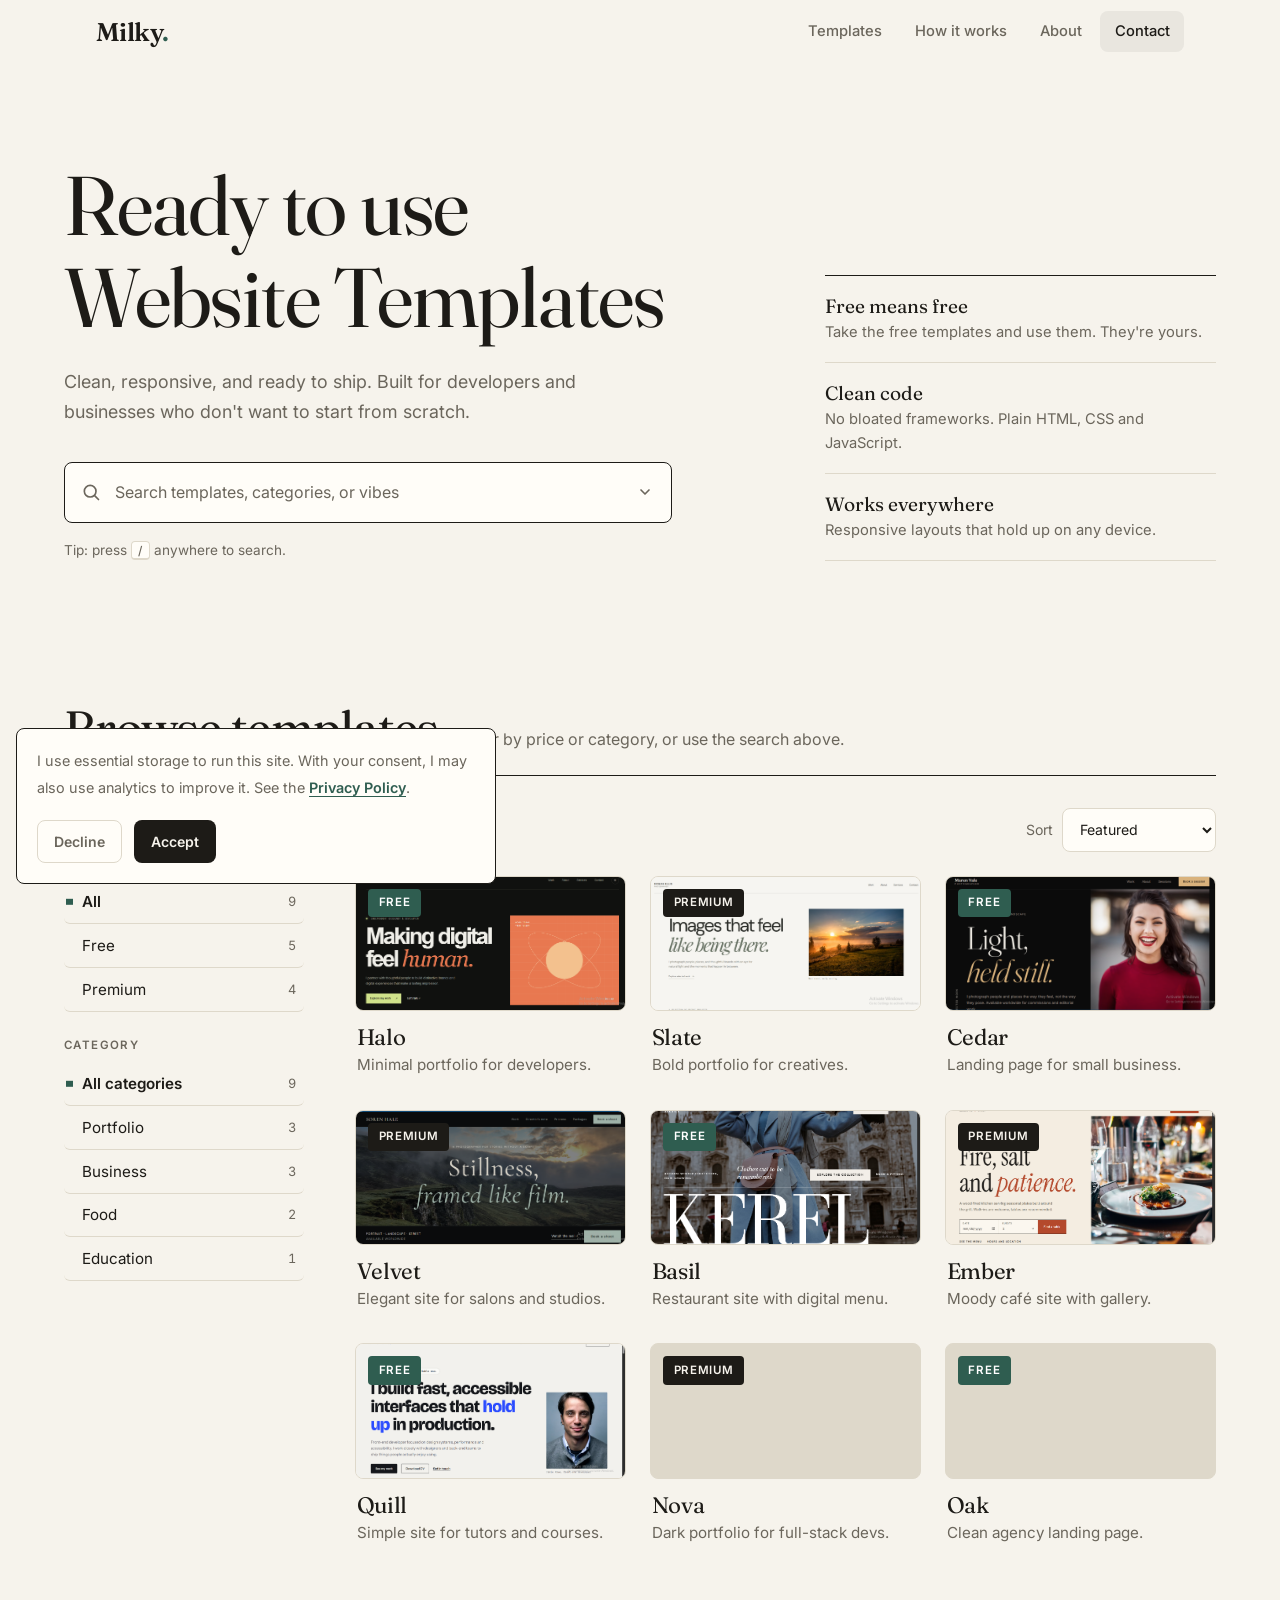
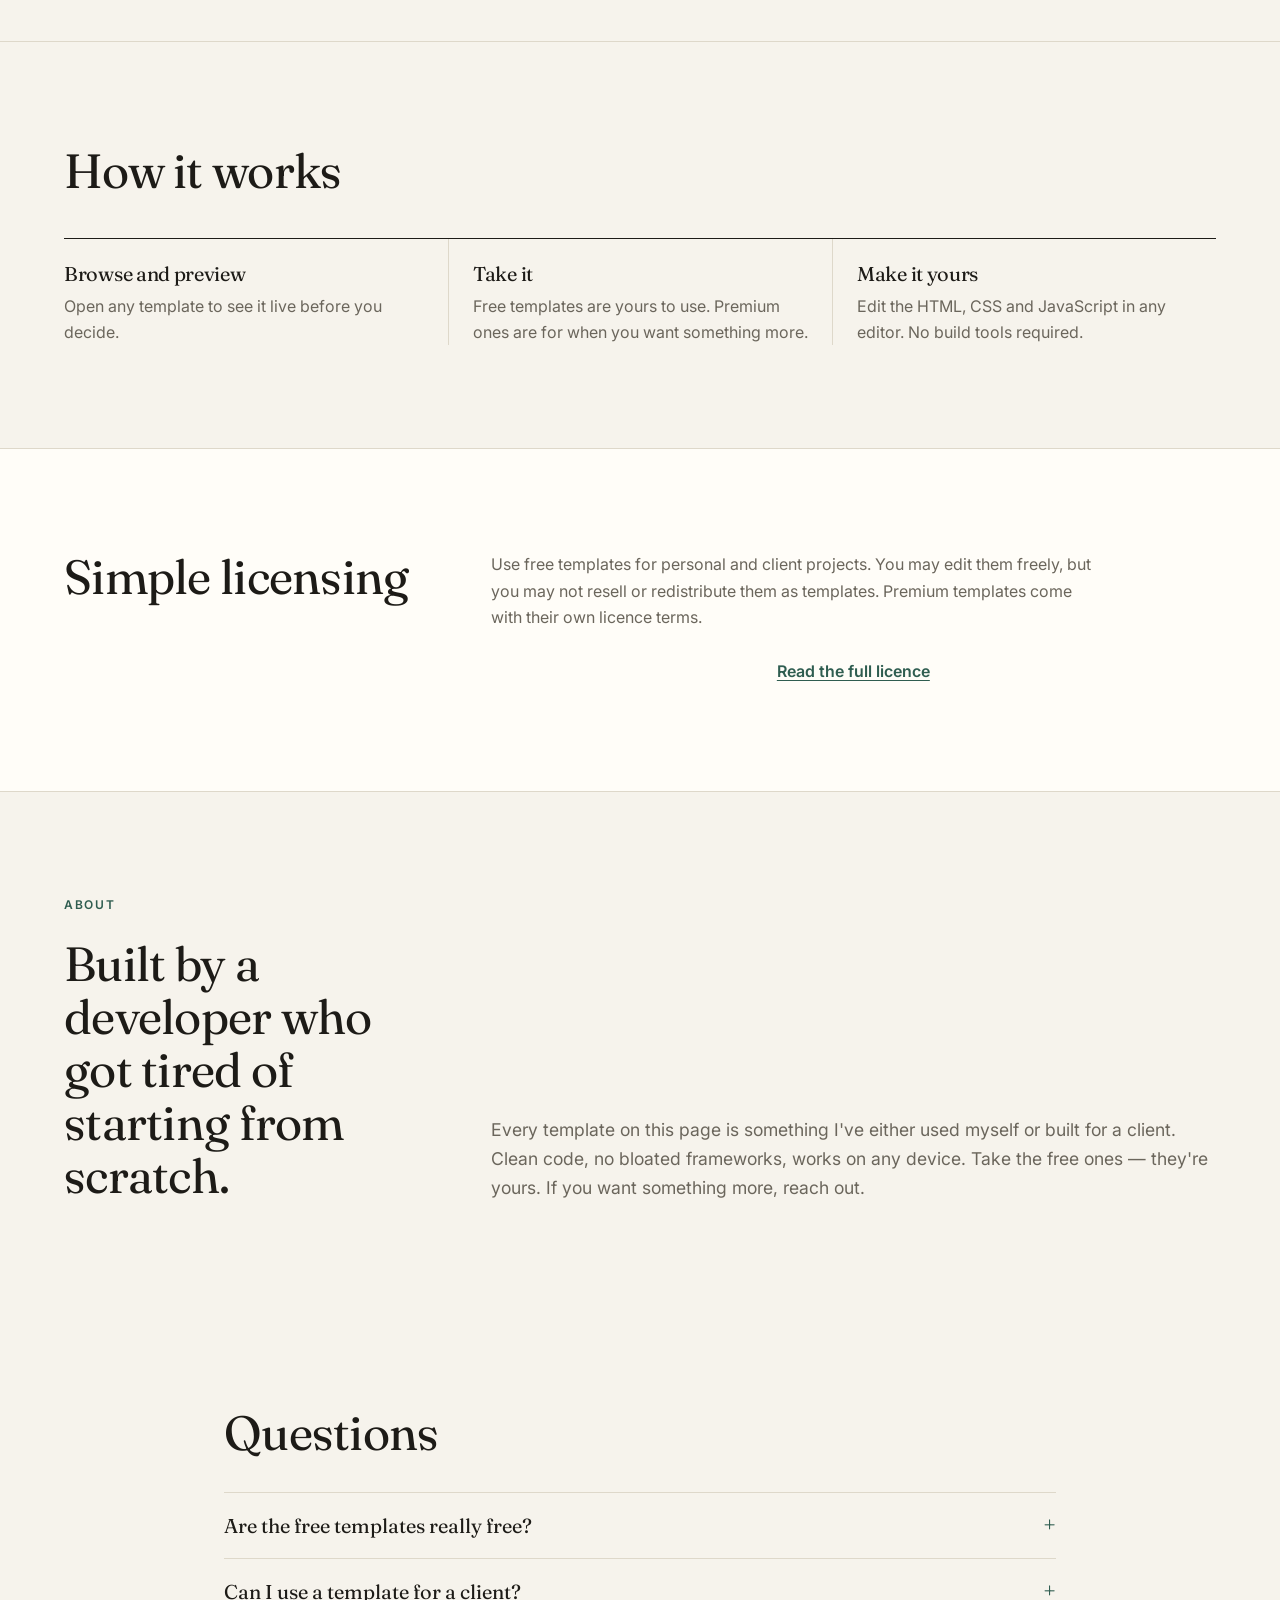
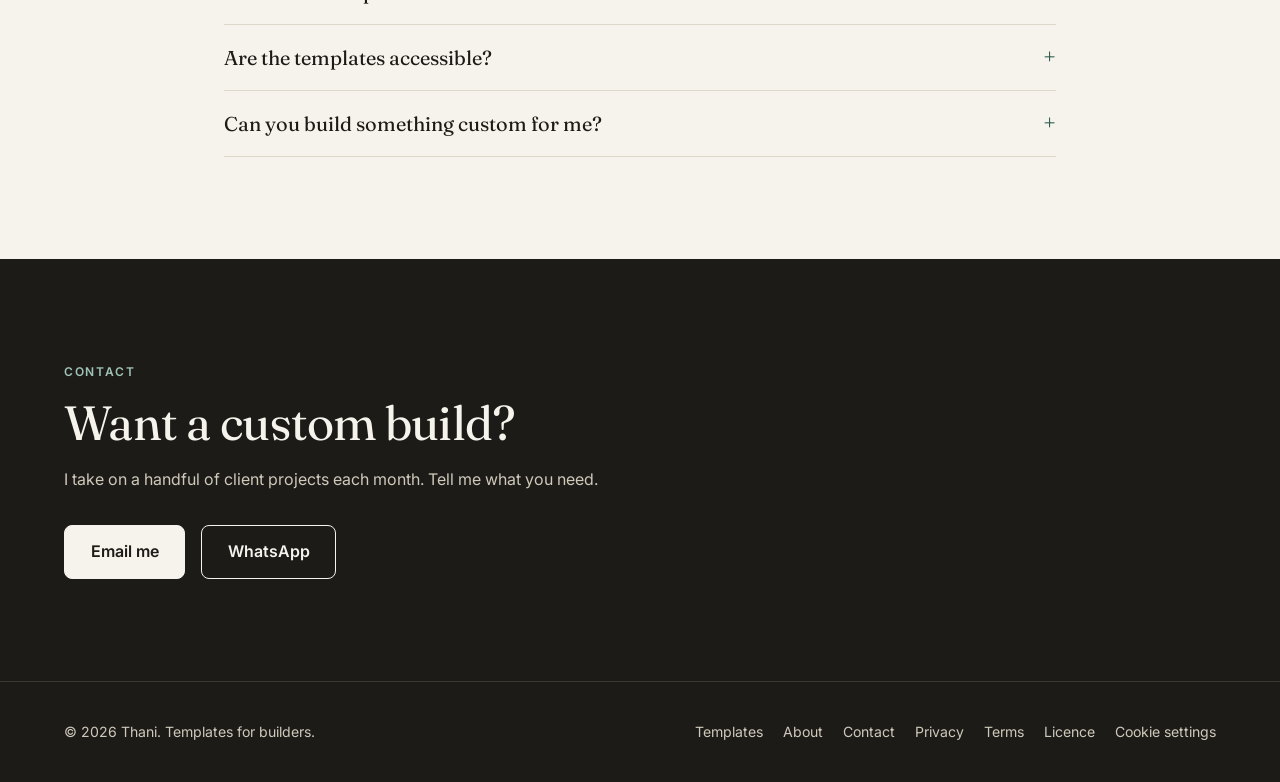
<file: index.html>
<!DOCTYPE html>
<html lang="en">
<head>
<meta charset="UTF-8">
<meta name="viewport" content="width=device-width, initial-scale=1.0">
<title>Milky — Website Templates</title>
<meta name="description" content="Clean, responsive website templates for developers and small businesses. Free and premium.">
<meta name="theme-color" content="#f6f3ec">
<meta property="og:title" content="Milky — Website Templates">
<meta property="og:description" content="Clean, responsive website templates for developers and small businesses. Free and premium.">
<meta property="og:type" content="website">
<meta property="og:image" content="https://images.unsplash.com/photo-1618005182384-a83a8bd57fbe?auto=format&fit=crop&w=1200&q=80">
<link rel="icon" href="data:image/svg+xml,%3Csvg xmlns='http://www.w3.org/2000/svg' viewBox='0 0 64 64'%3E%3Crect width='64' height='64' rx='12' fill='%231d1b17'/%3E%3Ctext x='32' y='45' font-size='40' text-anchor='middle' fill='%23f6f3ec' font-family='Georgia,serif'%3EM%3C/text%3E%3C/svg%3E">
<link rel="preconnect" href="https://fonts.googleapis.com">
<link rel="preconnect" href="https://fonts.gstatic.com" crossorigin>
<link href="https://fonts.googleapis.com/css2?family=Fraunces:opsz,wght@9..144,300;9..144,400;9..144,600&family=Inter:wght@400;500;600;700&display=swap" rel="stylesheet">
<link rel="stylesheet" href="style.css">
</head>
<body>
<a class="skip" href="#main">Skip to content</a>

<!-- ============ HEADER ============ -->
<header class="site-header" id="siteHeader">
  <div class="header-inner">
    <a href="#" class="brand" aria-label="Milky, back to top">Milky<span>.</span></a>
    <button class="menu-btn" id="menuBtn" type="button" aria-expanded="false" aria-controls="headerNav" aria-label="Open menu"><i></i><i></i></button>
    <nav class="header-nav" id="headerNav" aria-label="Main">
      <a href="#templates">Templates</a>
      <a href="#how">How it works</a>
      <a href="#about">About</a>
      <a href="#contact">Contact</a>
    </nav>
  </div>
</header>

<main id="main">

<!-- ============ HERO ============ -->
<section class="hero" aria-labelledby="heroTitle">
  <div class="hero-inner">
    <div class="hero-main">
      <h1 class="hero-title" id="heroTitle">Ready to use<br>Website Templates</h1>
      <p class="hero-sub">Clean, responsive, and ready to ship. Built for developers and businesses who don't want to start from scratch.</p>

      <div class="search-wrap" id="searchWrap">
        <form class="search-bar" role="search" autocomplete="off" id="searchForm">
          <span class="search-icon" aria-hidden="true">
            <svg width="20" height="20" viewBox="0 0 24 24" fill="none" stroke="currentColor" stroke-width="2" stroke-linecap="round" stroke-linejoin="round">
              <circle cx="11" cy="11" r="7"></circle>
              <line x1="21" y1="21" x2="16.65" y2="16.65"></line>
            </svg>
          </span>
          <input type="text" class="search-input" id="searchInput" placeholder="Search templates, categories, or vibes" aria-label="Search templates" aria-controls="templateGrid">
          <button type="button" class="search-clear" id="searchClear" aria-label="Clear search" hidden>✕</button>
          <button type="button" class="search-suggest-toggle" id="suggestToggle" aria-label="Show suggestions" aria-expanded="false" aria-controls="searchSuggestions">
            <svg width="16" height="16" viewBox="0 0 24 24" fill="none" stroke="currentColor" stroke-width="2.5" stroke-linecap="round" stroke-linejoin="round">
              <polyline points="6 9 12 15 18 9"></polyline>
            </svg>
          </button>
        </form>

        <div class="search-suggestions" id="searchSuggestions" hidden>
          <p class="suggest-label">Popular categories</p>
          <a href="#templates" class="suggest-item" data-filter="portfolio">
            <span class="suggest-copy">
              <span class="suggest-title">Portfolio</span>
              <span class="suggest-desc">For developers and creatives</span>
            </span>
          </a>
          <a href="#templates" class="suggest-item" data-filter="business">
            <span class="suggest-copy">
              <span class="suggest-title">Small business</span>
              <span class="suggest-desc">Shops, salons, and services</span>
            </span>
          </a>
          <a href="#templates" class="suggest-item" data-filter="food">
            <span class="suggest-copy">
              <span class="suggest-title">Food &amp; Restaurant</span>
              <span class="suggest-desc">Menus, cafés, and delivery</span>
            </span>
          </a>
          <a href="#templates" class="suggest-item" data-filter="education">
            <span class="suggest-copy">
              <span class="suggest-title">Education</span>
              <span class="suggest-desc">Schools, tutors, and courses</span>
            </span>
          </a>
        </div>
      </div>
      <p class="hint">Tip: press <kbd>/</kbd> anywhere to search.</p>
    </div>

    <ul class="promises" aria-label="Why Milky">
      <li><strong>Free means free</strong><span>Take the free templates and use them. They're yours.</span></li>
      <li><strong>Clean code</strong><span>No bloated frameworks. Plain HTML, CSS and JavaScript.</span></li>
      <li><strong>Works everywhere</strong><span>Responsive layouts that hold up on any device.</span></li>
    </ul>
  </div>
</section>

<!-- ============ TEMPLATES ============ -->
<section class="market" id="templates" aria-labelledby="marketTitle">
  <div class="market-inner">
    <div class="market-head">
      <h2 id="marketTitle">Browse templates</h2>
      <p class="muted">Filter by price or category, or use the search above.</p>
    </div>

    <div class="market-layout">

      <!-- Filters -->
      <aside class="filters" id="filters" aria-label="Filters">
        <div class="filters-head">
          <h3>Filters</h3>
          <button type="button" class="text-btn" id="clearFilters">Clear all</button>
        </div>
        <fieldset>
          <legend>Price</legend>
          <label class="opt"><input type="radio" name="price" value="all" checked><span>All</span><small data-count-price="all"></small></label>
          <label class="opt"><input type="radio" name="price" value="free"><span>Free</span><small data-count-price="free"></small></label>
          <label class="opt"><input type="radio" name="price" value="paid"><span>Premium</span><small data-count-price="paid"></small></label>
        </fieldset>
        <fieldset>
          <legend>Category</legend>
          <label class="opt"><input type="radio" name="cat" value="all" checked><span>All categories</span><small data-count-cat="all"></small></label>
          <label class="opt"><input type="radio" name="cat" value="portfolio"><span>Portfolio</span><small data-count-cat="portfolio"></small></label>
          <label class="opt"><input type="radio" name="cat" value="business"><span>Business</span><small data-count-cat="business"></small></label>
          <label class="opt"><input type="radio" name="cat" value="food"><span>Food</span><small data-count-cat="food"></small></label>
          <label class="opt"><input type="radio" name="cat" value="education"><span>Education</span><small data-count-cat="education"></small></label>
        </fieldset>
        <button type="button" class="btn btn-primary apply-btn" id="applyFilters">Show results</button>
      </aside>
      <div class="scrim" id="scrim" hidden></div>

      <!-- Results -->
      <div class="results">
        <div class="toolbar">
          <p class="count" id="resultCount" role="status" aria-live="polite"></p>
          <button type="button" class="btn btn-ghost filter-open" id="filterOpen" aria-expanded="false" aria-controls="filters">Filters</button>
          <label class="sort">
            <span>Sort</span>
            <select id="sortSelect">
              <option value="featured">Featured</option>
              <option value="az">Name, A to Z</option>
              <option value="free">Free first</option>
              <option value="paid">Premium first</option>
            </select>
          </label>
        </div>

        <!-- ============ TEMPLATE GRID ============ -->
        <div class="grid" id="templateGrid">

          <a href="templates/Halo/index.html" target="_blank" class="card" data-tags="free portfolio">
            <div class="card-image">
              <img src="Alex Morgan.png" alt="Minimal portfolio template" width="1000" height="750" loading="lazy" decoding="async">
              <span class="card-badge badge-free">Free</span>
            </div>
            <div class="card-info">
              <h3 class="card-title">Halo</h3>
              <p class="card-desc">Minimal portfolio for developers.</p>
            </div>
          </a>

          <a href="templates/slate/index.html" target="_blank" class="card" data-tags="paid portfolio">
            <div class="card-image">
              <img src="Slate.png" alt="Designer portfolio template" width="1000" height="750" loading="lazy" decoding="async">
              <span class="card-badge badge-paid">Premium</span>
            </div>
            <div class="card-info">
              <h3 class="card-title">Slate</h3>
              <p class="card-desc">Bold portfolio for creatives.</p>
            </div>
          </a>

          <a href="templates/photo-editorial/index.html" target="_blank" class="card" data-tags="free business">
            <div class="card-image">
              <img src="Maren.png" alt="Small business template" width="1000" height="750" loading="lazy" decoding="async">
              <span class="card-badge badge-free">Free</span>
            </div>
            <div class="card-info">
              <h3 class="card-title">Cedar</h3>
              <p class="card-desc">Landing page for small business.</p>
            </div>
          </a>

          <a href="templates/photo-cinematic/index.html" target="_blank" class="card" data-tags="paid business">
            <div class="card-image">
              <img src="soren.png" alt="Salon template" width="1000" height="750" loading="lazy" decoding="async">
              <span class="card-badge badge-paid">Premium</span>
            </div>
            <div class="card-info">
              <h3 class="card-title">Velvet</h3>
              <p class="card-desc">Elegant site for salons and studios.</p>
            </div>
          </a>

          <a href="templates/basil/index.html" class="card" data-tags="free food" target="_blank">
            <div class="card-image">
              <img src="Screenshot (6).png" alt="Restaurant template" width="1000" height="750" loading="lazy" decoding="async">
              <span class="card-badge badge-free">Free</span>
            </div>
            <div class="card-info">
              <h3 class="card-title">Basil</h3>
              <p class="card-desc">Restaurant site with digital menu.</p>
            </div>
          </a>

          <a href="templates/ember/index.html" class="card" data-tags="paid food" target="_blank">
            <div class="card-image">
              <img src="Screenshot (7).png" alt="Café template" width="1000" height="750" loading="lazy" decoding="async">
              <span class="card-badge badge-paid">Premium</span>
            </div>
            <div class="card-info">
              <h3 class="card-title">Ember</h3>
              <p class="card-desc">Moody café site with gallery.</p>
            </div>
          </a>

          <a href="templates/quill/index.html" class="card" data-tags="free education" target="_blank">
            <div class="card-image">
              <img src="Screenshot (8).png" alt="Education template" width="1000" height="750" loading="lazy" decoding="async">
              <span class="card-badge badge-free">Free</span>
            </div>
            <div class="card-info">
              <h3 class="card-title">Quill</h3>
              <p class="card-desc">Simple site for tutors and courses.</p>
            </div>
          </a>

          <a href="templates/nova/index.html" class="card" data-tags="paid portfolio">
            <div class="card-image">
              <img src="https://images.unsplash.com/photo-1626785774573-4b799315345d?auto=format&fit=crop&w=1000&q=80" alt="Developer portfolio template" width="1000" height="750" loading="lazy" decoding="async">
              <span class="card-badge badge-paid">Premium</span>
            </div>
            <div class="card-info">
              <h3 class="card-title">Nova</h3>
              <p class="card-desc">Dark portfolio for full-stack devs.</p>
            </div>
          </a>

          <a href="templates/oak/index.html" class="card" data-tags="free business">
            <div class="card-image">
              <img src="https://images.unsplash.com/photo-1522542550221-31fd19575a2d?auto=format&fit=crop&w=1000&q=80" alt="Agency template" width="1000" height="750" loading="lazy" decoding="async">
              <span class="card-badge badge-free">Free</span>
            </div>
            <div class="card-info">
              <h3 class="card-title">Oak</h3>
              <p class="card-desc">Clean agency landing page.</p>
            </div>
          </a>

        </div>

        <div class="empty" id="emptyState" hidden>
          <h3>No templates match that.</h3>
          <p class="muted">Try a different word, or clear the filters to see everything.</p>
          <button type="button" class="btn btn-primary" id="emptyClear">Clear search and filters</button>
        </div>

        <div class="more" id="moreWrap" hidden>
          <p class="muted" id="moreStatus"></p>
          <button type="button" class="btn btn-ghost" id="moreBtn">Show more templates</button>
        </div>

        <noscript><p class="muted">JavaScript is off, so search and filters are unavailable. All templates are listed above.</p></noscript>
      </div>
    </div>
  </div>
</section>

<!-- ============ HOW IT WORKS ============ -->
<section class="how" id="how" aria-labelledby="howTitle">
  <div class="how-inner">
    <h2 id="howTitle">How it works</h2>
    <ol class="how-list">
      <li><h3>Browse and preview</h3><p>Open any template to see it live before you decide.</p></li>
      <li><h3>Take it</h3><p>Free templates are yours to use. Premium ones are for when you want something more.</p></li>
      <li><h3>Make it yours</h3><p>Edit the HTML, CSS and JavaScript in any editor. No build tools required.</p></li>
    </ol>
  </div>
</section>

<!-- ============ LICENCE ============ -->
<section class="licence" aria-labelledby="licTitle">
  <div class="licence-inner">
    <h2 id="licTitle">Simple licensing</h2>
    <p>Use free templates for personal and client projects. You may edit them freely, but you may not resell or redistribute them as templates. Premium templates come with their own licence terms.</p>
    <button type="button" class="link-btn" data-legal="licence">Read the full licence</button>
  </div>
</section>

<!-- ============ ABOUT ============ -->
<section class="about" id="about">
  <div class="about-inner">
    <span class="eyebrow">About</span>
    <h2>Built by a developer who got tired of starting from scratch.</h2>
    <p>Every template on this page is something I've either used myself or built for a client. Clean code, no bloated frameworks, works on any device. Take the free ones — they're yours. If you want something more, reach out.</p>
  </div>
</section>

<!-- ============ FAQ ============ -->
<section class="faq" aria-labelledby="faqTitle">
  <div class="faq-inner">
    <h2 id="faqTitle">Questions</h2>
    <details><summary>Are the free templates really free?</summary><p>Yes. You can use them in your own projects without paying. The only restriction is that you can't resell or redistribute them as templates.</p></details>
    <details><summary>Can I use a template for a client?</summary><p>Yes. Free templates can be used for client work. For premium templates, check the licence that comes with the template.</p></details>
    <details><summary>Are the templates accessible?</summary><p>They're built with semantic HTML and keyboard-friendly patterns. Always test with your own content, since changing colours or text can affect contrast and readability.</p></details>
    <details><summary>Can you build something custom for me?</summary><p>I take on a handful of client projects each month. Use the contact options below to tell me what you need.</p></details>
  </div>
</section>

<!-- ============ CONTACT ============ -->
<section class="contact" id="contact">
  <div class="contact-inner">
    <span class="eyebrow">Contact</span>
    <h2>Want a custom build?</h2>
    <p>I take on a handful of client projects each month. Tell me what you need.</p>
    <div class="contact-links">
      <a href="mailto:hello@example.com" class="contact-btn primary">Email me</a>
      <a href="https://wa.me/2349162692084" class="contact-btn ghost" target="_blank" rel="noopener">WhatsApp</a>
    </div>
  </div>
</section>

</main>

<!-- ============ FOOTER ============ -->
<footer class="site-footer">
  <div class="footer-inner">
    <p>© 2026 Thani. Templates for builders.</p>
    <div class="footer-links">
      <a href="#templates">Templates</a>
      <a href="#about">About</a>
      <a href="#contact">Contact</a>
      <button type="button" data-legal="privacy">Privacy</button>
      <button type="button" data-legal="terms">Terms</button>
      <button type="button" data-legal="licence">Licence</button>
      <button type="button" id="cookieSettings">Cookie settings</button>
    </div>
  </div>
</footer>

<!-- Legal dialog -->
<dialog class="legal" id="legal" aria-label="Legal information">
  <button type="button" class="dlg-close" id="legalClose" aria-label="Close">✕</button>
  <section id="privacy" hidden>
    <h2>Privacy Policy</h2>
    <p>This site does not ask you to create an account and does not collect personal data through forms. If you contact me by email or WhatsApp, I use your details only to reply to you and do not sell or share them.</p>
    <p>Essential storage is used to remember your cookie choice. Analytics, if added in future, will load only after you accept. You can ask me to access, correct or delete any data I hold about you at hello@example.com.</p>
    <p><small>Template text. Have it reviewed against the laws that apply to you (for example GDPR or NDPR) before launch.</small></p>
  </section>
  <section id="terms" hidden>
    <h2>Terms of Use</h2>
    <p>Templates are provided as is, without warranty. You are responsible for testing a template, including its accessibility and performance, with your own content before launching it.</p>
    <p>All templates and site content remain the property of Thani unless stated otherwise. Premium templates are subject to the terms shown with each template. To the extent allowed by law, liability is limited to the amount paid for the relevant template.</p>
    <p><small>Template text. Have it reviewed by a legal professional before launch.</small></p>
  </section>
  <section id="licence" hidden>
    <h2>Licence</h2>
    <p><strong>Free templates.</strong> You may use them in personal and client projects and edit them as you like. You may not resell, redistribute or share them as templates, or claim them as your own template product.</p>
    <p><strong>Premium templates.</strong> Each premium template is covered by the licence supplied with it. Please read it before use.</p>
    <p><small>Template text. Replace with your final licence wording and have it reviewed before launch.</small></p>
  </section>
</dialog>

<!-- Cookie banner -->
<div class="cookie" id="cookie" role="region" aria-label="Cookie consent" hidden>
  <p>I use essential storage to run this site. With your consent, I may also use analytics to improve it. See the <button type="button" class="link-btn" data-legal="privacy">Privacy Policy</button>.</p>
  <div class="cookie-actions"><button type="button" class="btn btn-ghost btn-sm" id="cookieNo">Decline</button><button type="button" class="btn btn-primary btn-sm" id="cookieYes">Accept</button></div>
</div>

<div class="toast" id="toast" role="status" aria-live="polite"></div>
<button type="button" class="to-top" id="toTop" aria-label="Scroll to top">↑</button>

<script src="script.js"></script>
</body>
</html>
</file>
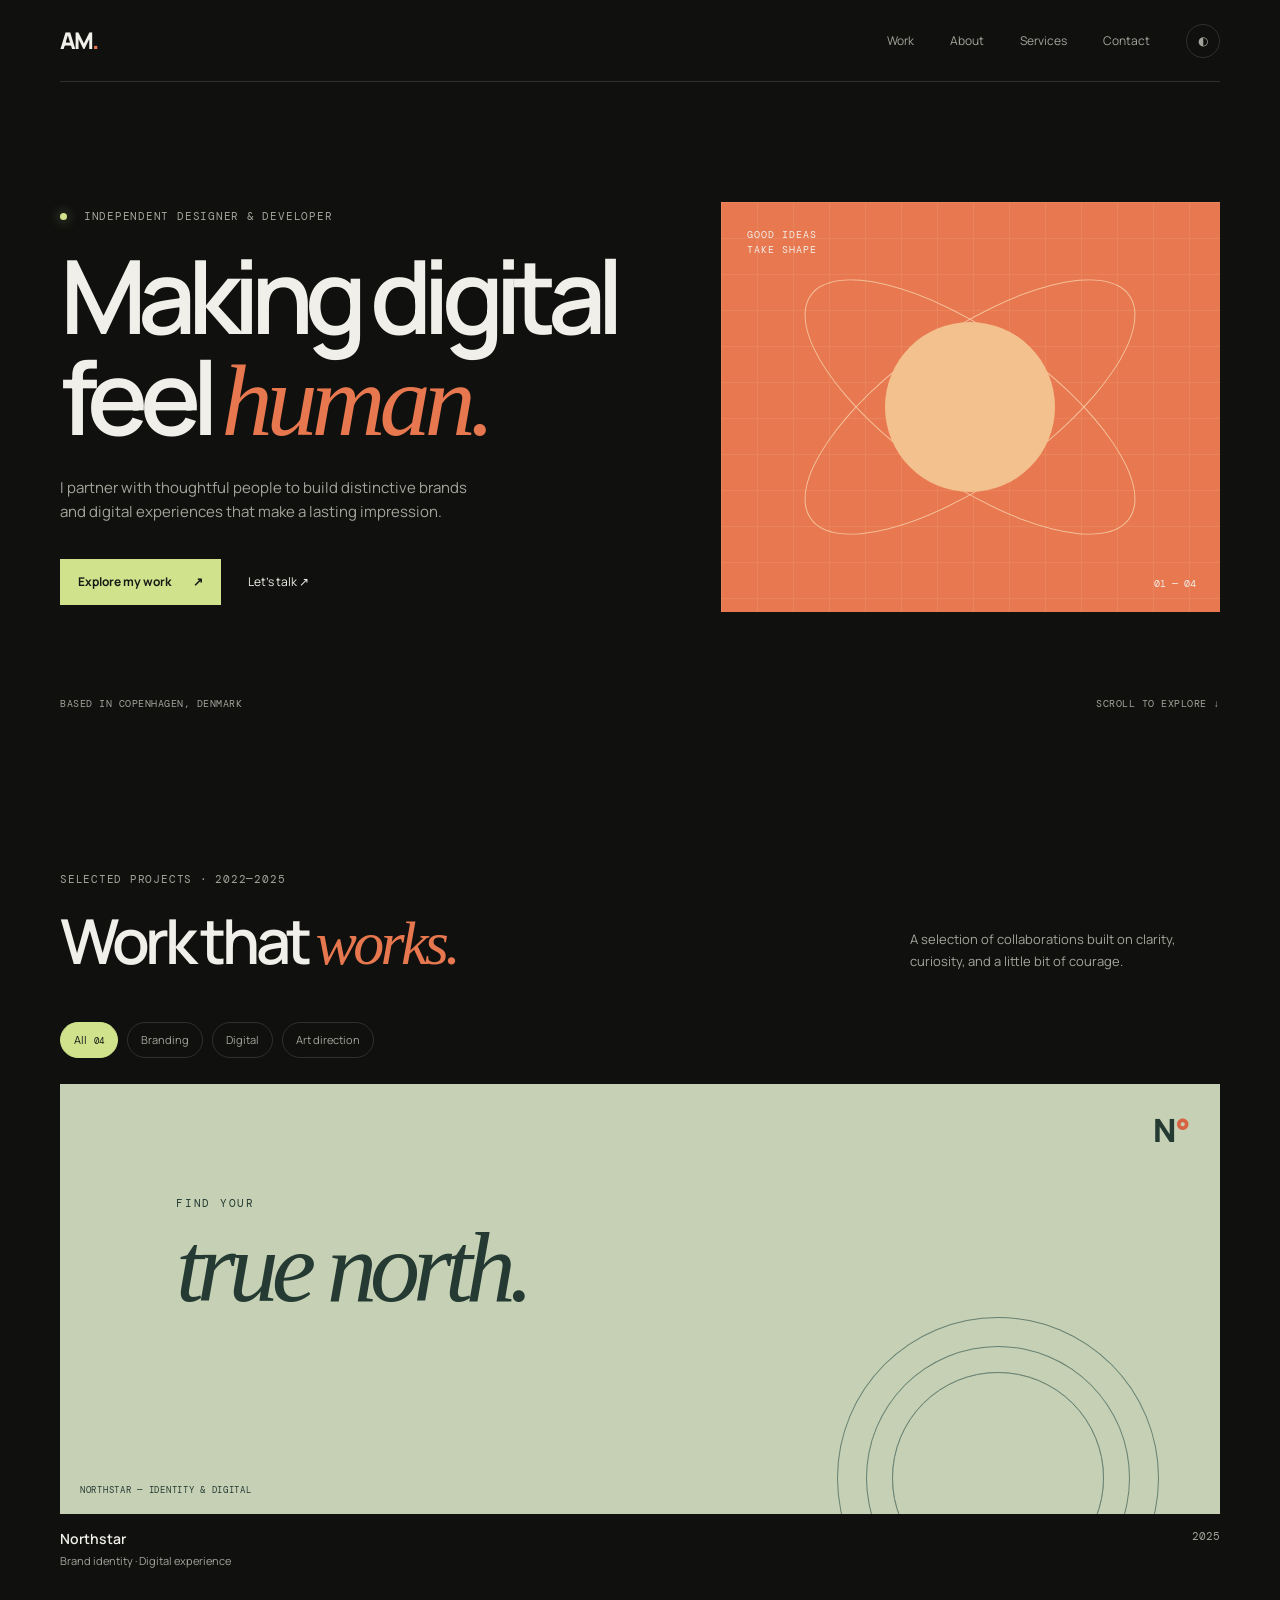
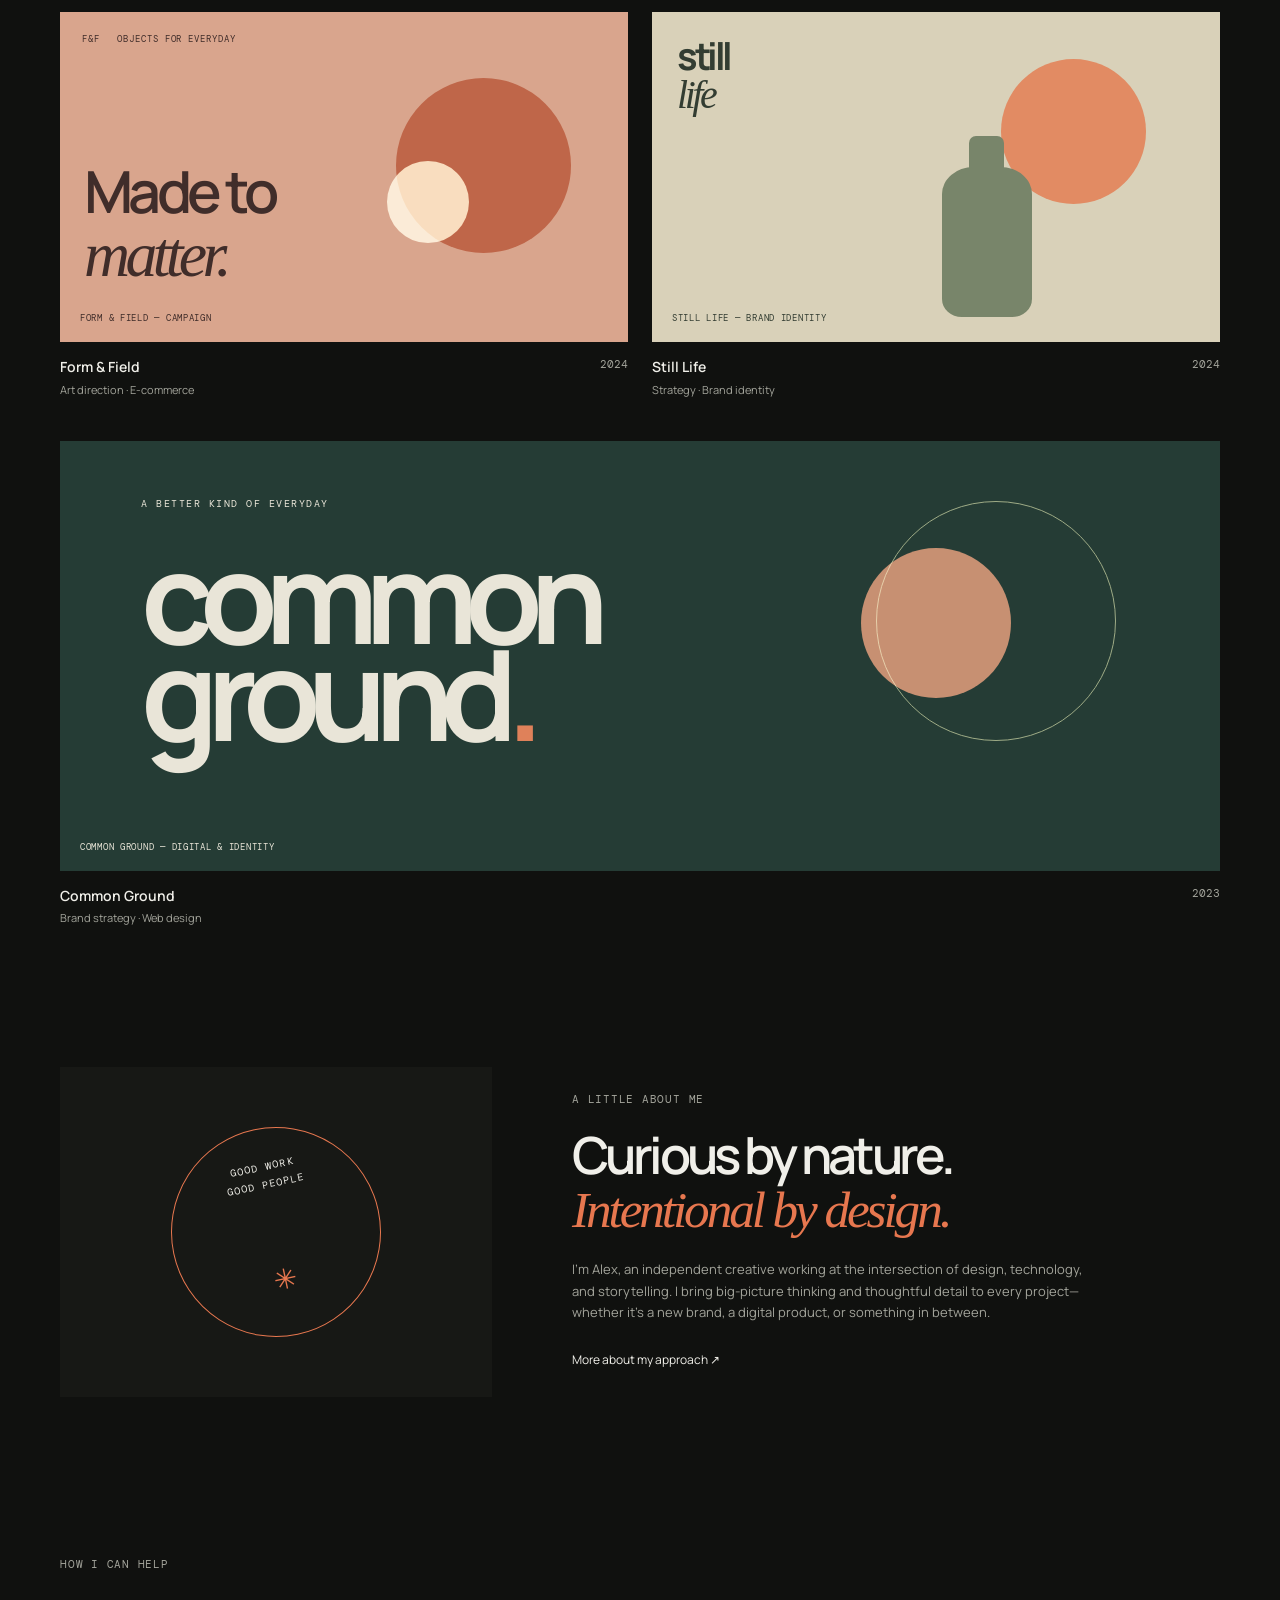
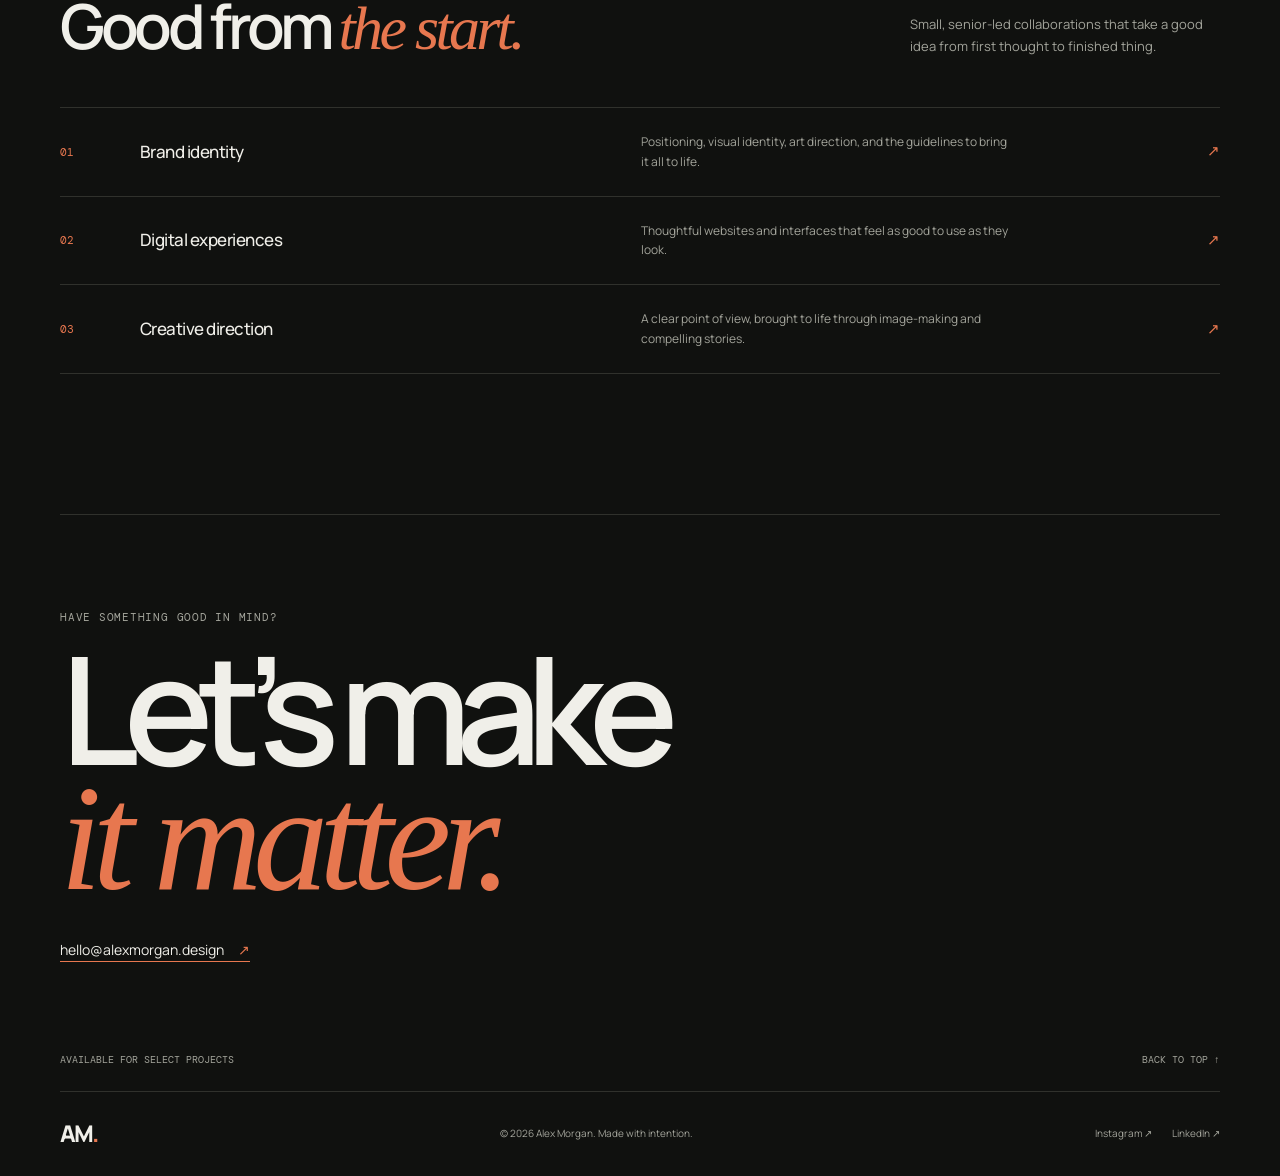
<file: templates/Halo/index.html>
<!DOCTYPE html>
<html lang="en">
<head>
  <meta charset="UTF-8">
  <meta name="viewport" content="width=device-width, initial-scale=1">
  <meta name="theme-color" content="#10110f">
  <meta name="description" content="The portfolio of Alex Morgan, an independent designer and creative developer.">
  <title>Alex Morgan — Designer & Creative Developer</title>
  <link rel="preconnect" href="https://fonts.googleapis.com">
  <link rel="preconnect" href="https://fonts.gstatic.com" crossorigin>
  <link href="https://fonts.googleapis.com/css2?family=DM+Mono:wght@400;500&family=Manrope:wght@400;500;600;700;800&display=swap" rel="stylesheet">
  <link rel="stylesheet" href="style.css">
</head>
<body>
  <a class="skip-link" href="#main">Skip to content</a>

  <header class="site-header">
    <a class="wordmark" href="#home" aria-label="Alex Morgan, home">
      AM<span class="wordmark-dot">.</span>
    </a>

    <button class="menu-toggle" type="button" aria-label="Open menu" aria-expanded="false">
      <span></span><span></span>
    </button>

    <nav class="site-nav" aria-label="Main navigation">
      <a href="#work">Work</a>
      <a href="#about">About</a>
      <a href="#services">Services</a>
      <a href="#contact">Contact</a>
      <button class="theme-toggle" type="button" aria-label="Switch color theme">
        <span class="theme-icon" aria-hidden="true">◐</span>
      </button>
    </nav>
  </header>

  <main id="main">
    <section class="hero section-shell" id="home">
      <div class="hero-copy reveal">
        <p class="eyebrow"><span class="status-dot"></span> Independent designer & developer</p>
        <h1>Making digital<br>feel <span class="serif-accent">human.</span></h1>
        <p class="hero-description">
          I partner with thoughtful people to build distinctive brands
          and digital experiences that make a lasting impression.
        </p>
        <div class="hero-actions">
          <a class="button button-primary" href="#work">Explore my work <span aria-hidden="true">↗</span></a>
          <a class="text-link" href="#contact">Let’s talk <span aria-hidden="true">↗</span></a>
        </div>
      </div>

      <div class="hero-art reveal" aria-label="Abstract artwork in warm orange and cream">
        <div class="art-grid"></div>
        <div class="art-orbit orbit-one"></div>
        <div class="art-orbit orbit-two"></div>
        <div class="art-sun"></div>
        <span class="art-label">GOOD IDEAS<br>TAKE SHAPE</span>
        <span class="art-index">01 — 04</span>
      </div>

      <div class="hero-meta">
        <span>Based in Copenhagen, Denmark</span>
        <a href="#work">Scroll to explore <span aria-hidden="true">↓</span></a>
      </div>
    </section>

    <section class="work section-shell section-spacing" id="work">
      <div class="section-heading reveal">
        <div>
          <p class="eyebrow">Selected projects · 2022—2025</p>
          <h2>Work that <span class="serif-accent">works.</span></h2>
        </div>
        <p class="section-intro">A selection of collaborations built on clarity, curiosity, and a little bit of courage.</p>
      </div>

      <div class="filters reveal" aria-label="Filter projects">
        <button class="filter-button is-active" type="button" data-filter="all">All <span>04</span></button>
        <button class="filter-button" type="button" data-filter="branding">Branding</button>
        <button class="filter-button" type="button" data-filter="digital">Digital</button>
        <button class="filter-button" type="button" data-filter="art-direction">Art direction</button>
      </div>

      <div class="project-grid">
        <article class="project-card project-wide reveal" data-category="branding digital">
          <a class="project-visual visual-north" href="#contact" aria-label="Discuss the Northstar project">
            <div class="north-mark">N<span>°</span></div>
            <div class="north-copy"><span>FIND YOUR</span><strong>true north.</strong></div>
            <span class="visual-caption">NORTHSTAR — IDENTITY & DIGITAL</span>
          </a>
          <div class="project-info">
            <div><h3>Northstar</h3><p>Brand identity · Digital experience</p></div>
            <span class="project-year">2025</span>
          </div>
        </article>

        <article class="project-card reveal" data-category="digital art-direction">
          <a class="project-visual visual-form" href="#contact" aria-label="Discuss the Form & Field project">
            <span class="form-top">F&F&nbsp;&nbsp; OBJECTS FOR EVERYDAY</span>
            <div class="form-shape shape-one"></div>
            <div class="form-shape shape-two"></div>
            <span class="form-title">Made to<br><em>matter.</em></span>
            <span class="visual-caption">FORM & FIELD — CAMPAIGN</span>
          </a>
          <div class="project-info">
            <div><h3>Form & Field</h3><p>Art direction · E-commerce</p></div>
            <span class="project-year">2024</span>
          </div>
        </article>

        <article class="project-card reveal" data-category="branding">
          <a class="project-visual visual-still" href="#contact" aria-label="Discuss the Still Life project">
            <span class="still-label">still<br><i>life</i></span>
            <div class="still-sun"></div>
            <div class="still-vase"></div>
            <span class="visual-caption">STILL LIFE — BRAND IDENTITY</span>
          </a>
          <div class="project-info">
            <div><h3>Still Life</h3><p>Strategy · Brand identity</p></div>
            <span class="project-year">2024</span>
          </div>
        </article>

        <article class="project-card project-wide reveal" data-category="digital branding">
          <a class="project-visual visual-common" href="#contact" aria-label="Discuss the Common Ground project">
            <span class="common-kicker">A BETTER KIND OF EVERYDAY</span>
            <span class="common-title">common<br>ground<span>.</span></span>
            <div class="common-circle circle-a"></div>
            <div class="common-circle circle-b"></div>
            <span class="visual-caption">COMMON GROUND — DIGITAL & IDENTITY</span>
          </a>
          <div class="project-info">
            <div><h3>Common Ground</h3><p>Brand strategy · Web design</p></div>
            <span class="project-year">2023</span>
          </div>
        </article>
      </div>
    </section>

    <section class="about section-shell section-spacing" id="about">
      <div class="about-stamp reveal" aria-hidden="true">
        <div class="stamp-circle">GOOD WORK<br>GOOD PEOPLE<br><span>✳</span></div>
      </div>
      <div class="about-copy reveal">
        <p class="eyebrow">A little about me</p>
        <h2>Curious by nature.<br><span class="serif-accent">Intentional by design.</span></h2>
        <p class="about-text">
          I’m Alex, an independent creative working at the intersection of
          design, technology, and storytelling. I bring big-picture thinking
          and thoughtful detail to every project—whether it’s a new brand,
          a digital product, or something in between.
        </p>
        <a class="text-link" href="#contact">More about my approach <span aria-hidden="true">↗</span></a>
      </div>
    </section>

    <section class="services section-shell section-spacing" id="services">
      <div class="section-heading reveal">
        <div>
          <p class="eyebrow">How I can help</p>
          <h2>Good from <span class="serif-accent">the start.</span></h2>
        </div>
        <p class="section-intro">Small, senior-led collaborations that take a good idea from first thought to finished thing.</p>
      </div>

      <div class="service-list">
        <article class="service-item reveal">
          <span class="service-number">01</span><h3>Brand identity</h3>
          <p>Positioning, visual identity, art direction, and the guidelines to bring it all to life.</p>
          <span class="service-arrow" aria-hidden="true">↗</span>
        </article>
        <article class="service-item reveal">
          <span class="service-number">02</span><h3>Digital experiences</h3>
          <p>Thoughtful websites and interfaces that feel as good to use as they look.</p>
          <span class="service-arrow" aria-hidden="true">↗</span>
        </article>
        <article class="service-item reveal">
          <span class="service-number">03</span><h3>Creative direction</h3>
          <p>A clear point of view, brought to life through image-making and compelling stories.</p>
          <span class="service-arrow" aria-hidden="true">↗</span>
        </article>
      </div>
    </section>

    <section class="contact section-shell" id="contact">
      <p class="eyebrow reveal">Have something good in mind?</p>
      <h2 class="reveal">Let’s make<br><span class="serif-accent">it matter.</span></h2>
      <a class="contact-link reveal" href="mailto:hello@alexmorgan.design">
        hello@alexmorgan.design <span aria-hidden="true">↗</span>
      </a>
      <div class="contact-bottom">
        <span>Available for select projects</span>
        <a href="#home">Back to top ↑</a>
      </div>
    </section>
  </main>

  <footer class="site-footer section-shell">
    <a class="wordmark" href="#home">AM<span class="wordmark-dot">.</span></a>
    <span>© <span id="year"></span> Alex Morgan. Made with intention.</span>
    <div class="social-links">
      <a href="https://www.instagram.com/" target="_blank" rel="noreferrer">Instagram ↗</a>
      <a href="https://www.linkedin.com/" target="_blank" rel="noreferrer">LinkedIn ↗</a>
    </div>
  </footer>

  <script src="script.js"></script>
</body>
</html>
</file>
<file: style.css>
:root{
  --bg:#f6f3ec; --surface:#fffdf8; --ink:#1d1b17; --muted:#6b665c;
  --line:#ded8ca; --accent:#2f5d50; --accent-ink:#ffffff; --warn:#a4452f;
  --serif:'Fraunces',Georgia,serif; --sans:'Inter',system-ui,-apple-system,sans-serif;
  --pad:clamp(1.25rem,5vw,4rem); --max:76rem; --hh:4rem; --r:8px;
}
*,*::before,*::after{box-sizing:border-box;margin:0;padding:0}
html{scroll-behavior:smooth;scroll-padding-top:calc(var(--hh) + 1rem)}
body{background:var(--bg);color:var(--ink);font:400 1rem/1.65 var(--sans);-webkit-font-smoothing:antialiased}
body.lock{overflow:hidden}
img{display:block;max-width:100%;height:auto}
a{color:inherit}
ul,ol{list-style:none}
button,input,select{font:inherit;color:inherit}
button{cursor:pointer;background:none;border:0}
[hidden]{display:none!important}
:focus-visible{outline:2px solid var(--accent);outline-offset:3px}
.skip{position:absolute;left:1rem;top:-4rem;background:var(--ink);color:var(--bg);padding:.6rem 1rem;z-index:100;border-radius:var(--r)}
.skip:focus{top:1rem}
.muted{color:var(--muted)}
h1,h2,h3{font-family:var(--serif);font-weight:400;line-height:1.1;letter-spacing:-.015em}
h2{font-size:clamp(1.9rem,4vw,3rem)}
h3{font-size:1.25rem}
.eyebrow{display:block;font-size:.75rem;font-weight:600;letter-spacing:.14em;text-transform:uppercase;color:var(--accent);margin-bottom:1rem}
kbd{font:500 .75rem var(--sans);border:1px solid var(--line);border-bottom-width:2px;border-radius:4px;padding:.05rem .4rem;background:var(--surface)}

/* Buttons */
.btn{display:inline-flex;align-items:center;justify-content:center;gap:.5rem;padding:.8rem 1.4rem;border-radius:var(--r);font-weight:600;font-size:.95rem;text-decoration:none;border:1px solid transparent;min-height:44px;transition:background .2s,color .2s,border-color .2s}
.btn-primary{background:var(--ink);color:var(--bg)}
.btn-primary:hover{background:var(--accent);color:var(--accent-ink)}
.btn-ghost{border-color:var(--line);background:var(--surface)}
.btn-ghost:hover{border-color:var(--ink)}
.btn-sm{padding:.55rem 1rem;min-height:40px;font-size:.88rem}
.text-btn,.link-btn{color:var(--accent);font-weight:600;text-decoration:underline;text-underline-offset:3px;padding:.25rem 0}
.text-btn:hover,.link-btn:hover{color:var(--ink)}

/* Header */
.site-header{position:fixed;inset:0 0 auto 0;height:var(--hh);z-index:50;background:var(--bg);border-bottom:1px solid transparent;transition:border-color .2s}
.site-header.scrolled{border-color:var(--line)}
.header-inner{max-width:var(--max);height:100%;margin:auto;padding:0 var(--pad);display:flex;align-items:center;justify-content:space-between}
.brand{font:600 1.6rem var(--serif);text-decoration:none;letter-spacing:-.02em}
.brand span{color:var(--accent)}
.header-nav{display:flex;gap:.25rem}
.header-nav a{text-decoration:none;font-size:.92rem;font-weight:500;color:var(--muted);padding:.5rem .9rem;border-radius:var(--r);transition:color .2s,background .2s}
.header-nav a:hover,.header-nav a[aria-current=true]{color:var(--ink);background:rgba(29,27,23,.06)}
.menu-btn{display:none;width:44px;height:44px;position:relative}
.menu-btn i{position:absolute;left:11px;right:11px;height:2px;background:var(--ink);transition:transform .25s}
.menu-btn i:first-child{top:16px}.menu-btn i:last-child{top:26px}
.menu-btn[aria-expanded=true] i:first-child{transform:translateY(5px) rotate(45deg)}
.menu-btn[aria-expanded=true] i:last-child{transform:translateY(-5px) rotate(-45deg)}

/* Hero: text left, promise list right, offset */
.hero{padding:calc(var(--hh) + clamp(3rem,8vw,6rem)) var(--pad) clamp(3rem,6vw,5rem)}
.hero-inner{max-width:var(--max);margin:auto;display:grid;grid-template-columns:minmax(0,7fr) minmax(0,4fr);gap:3rem clamp(2rem,6vw,5rem);align-items:end}
.hero-title{font-size:clamp(2.6rem,6.5vw,5.25rem);font-weight:400}
.hero-sub{max-width:34rem;color:var(--muted);font-size:1.12rem;margin:1.5rem 0 2.25rem}
.hint{margin-top:1rem;font-size:.85rem;color:var(--muted)}
.promises{display:grid;gap:0;border-top:1px solid var(--ink)}
.promises li{padding:1.1rem 0;border-bottom:1px solid var(--line);display:grid;gap:.15rem}
.promises strong{font:400 1.2rem var(--serif)}
.promises span{font-size:.92rem;color:var(--muted)}

/* Search */
.search-wrap{position:relative;max-width:38rem}
.search-bar{display:flex;align-items:center;gap:.25rem;background:var(--surface);border:1px solid var(--ink);border-radius:var(--r);padding:.2rem .4rem .2rem 1rem;min-height:56px}
.search-bar:focus-within{outline:2px solid var(--accent);outline-offset:3px}
.search-icon{display:flex;color:var(--muted)}
.search-input{flex:1;min-width:0;border:0;background:transparent;padding:.8rem .6rem;outline:0}
.search-input::placeholder{color:var(--muted)}
.search-clear,.search-suggest-toggle{width:40px;height:40px;border-radius:6px;display:grid;place-items:center;color:var(--muted)}
.search-clear:hover,.search-suggest-toggle:hover{background:rgba(29,27,23,.06);color:var(--ink)}
.search-suggest-toggle svg{transition:transform .2s}
.search-suggest-toggle[aria-expanded=true] svg{transform:rotate(180deg)}
.search-suggestions{position:absolute;left:0;right:0;top:calc(100% + .5rem);background:var(--surface);border:1px solid var(--line);border-radius:var(--r);padding:.5rem;z-index:20;box-shadow:0 8px 24px rgba(29,27,23,.08)}
.suggest-label{font-size:.72rem;font-weight:600;letter-spacing:.12em;text-transform:uppercase;color:var(--muted);padding:.6rem .75rem .3rem}
.suggest-item{display:block;text-decoration:none;padding:.7rem .75rem;border-radius:6px}
.suggest-item:hover,.suggest-item:focus-visible{background:var(--bg)}
.suggest-copy{display:grid}
.suggest-title{font-weight:600}
.suggest-desc{font-size:.88rem;color:var(--muted)}

/* Market */
.market{padding:clamp(2rem,5vw,4rem) var(--pad) clamp(3rem,8vw,6rem)}
.market-inner{max-width:var(--max);margin:auto}
.market-head{display:flex;flex-wrap:wrap;align-items:baseline;gap:.5rem 1.5rem;padding-bottom:1.25rem;border-bottom:1px solid var(--ink);margin-bottom:2rem}
.market-layout{display:grid;grid-template-columns:15rem minmax(0,1fr);gap:2rem clamp(2rem,4vw,3.5rem);align-items:start}

/* Filters */
.filters{position:sticky;top:calc(var(--hh) + 1rem);display:grid;gap:1.5rem}
.filters-head{display:flex;justify-content:space-between;align-items:baseline}
fieldset{border:0}
legend{font-size:.72rem;font-weight:600;letter-spacing:.12em;text-transform:uppercase;color:var(--muted);padding-bottom:.5rem}
.opt{position:relative;display:flex;align-items:center;gap:.6rem;padding:.55rem .5rem .55rem 1.1rem;cursor:pointer;border-radius:6px;border-bottom:1px solid var(--line)}
.opt input{position:absolute;opacity:0;inset:0;cursor:pointer}
.opt span{flex:1;font-size:.95rem}
.opt small{color:var(--muted);font-size:.8rem;font-variant-numeric:tabular-nums}
.opt::before{content:"";position:absolute;left:.15rem;top:50%;width:.4rem;height:.4rem;background:var(--accent);transform:translateY(-50%) scale(0);transition:transform .2s}
.opt:has(input:checked)::before{transform:translateY(-50%) scale(1)}
.opt:has(input:checked) span{font-weight:600}
.opt:has(input:focus-visible){outline:2px solid var(--accent);outline-offset:2px}
.opt:hover{background:rgba(29,27,23,.04)}
.apply-btn,.scrim,.filter-open{display:none}

/* Toolbar */
.toolbar{display:flex;flex-wrap:wrap;align-items:center;gap:.75rem 1rem;margin-bottom:1.5rem}
.count{font-weight:500;margin-right:auto}
.sort{display:flex;align-items:center;gap:.6rem;font-size:.88rem;color:var(--muted)}
.sort select{background:var(--surface);border:1px solid var(--line);border-radius:var(--r);padding:.6rem 2rem .6rem .8rem;min-height:44px;color:var(--ink)}

/* Grid and cards */
.grid{display:grid;grid-template-columns:repeat(auto-fill,minmax(16rem,1fr));gap:2rem 1.5rem}
.card{display:flex;flex-direction:column;text-decoration:none;gap:.9rem}
.card[hidden]{display:none}
.card-image{position:relative;overflow:hidden;border-radius:var(--r);border:1px solid var(--line);background:var(--line);aspect-ratio:16/8}
.card-image img{width:100%;height:100%;object-fit:cover;transition:transform .6s cubic-bezier(.2,.7,.2,1)}
.card:hover .card-image img{transform:scale(1.04)}
.card-badge{position:absolute;top:.75rem;left:.75rem;font-size:.72rem;font-weight:600;letter-spacing:.06em;text-transform:uppercase;padding:.3rem .65rem;border-radius:4px}
.badge-free{background:var(--accent);color:var(--accent-ink)}
.badge-paid{background:var(--ink);color:var(--bg)}
.card-info{display:grid;gap:.15rem;padding-inline:.1rem}
.card-title{font-size:1.4rem}
.card:hover .card-title{text-decoration:underline;text-underline-offset:4px;text-decoration-thickness:1px}
.card-desc{color:var(--muted);font-size:.95rem}
.card:focus-visible{outline-offset:6px;border-radius:var(--r)}

.empty{padding:4rem 1rem;text-align:center;display:grid;gap:.75rem;justify-items:center;border:1px dashed var(--line);border-radius:var(--r)}
.more{margin-top:3rem;display:grid;justify-items:center;gap:.75rem}

/* Sections */
.how,.licence,.about,.faq,.contact{padding:clamp(3.5rem,8vw,6.5rem) var(--pad)}
.how-inner,.licence-inner,.about-inner,.faq-inner,.contact-inner{max-width:var(--max);margin:auto}
.how{border-top:1px solid var(--line)}
.how h2{margin-bottom:2.5rem}
.how-list{display:grid;grid-template-columns:repeat(3,1fr);border-top:1px solid var(--ink)}
.how-list li{padding:1.5rem 1.5rem 0 0}
.how-list li+li{padding-left:1.5rem;border-left:1px solid var(--line)}
.how-list h3{margin-bottom:.5rem}
.how-list p{color:var(--muted);max-width:22rem}

.licence{background:var(--surface);border-block:1px solid var(--line)}
.licence-inner{display:grid;grid-template-columns:1fr 2fr;gap:1.5rem 4rem;align-items:start}
.licence-inner p{color:var(--muted);max-width:38rem}
.licence-inner .link-btn{grid-column:2}

.about-inner{display:grid;grid-template-columns:1fr 2fr;gap:1.5rem 4rem}
.about-inner .eyebrow{grid-column:1/-1;margin:0}
.about-inner h2{max-width:22ch}
.about-inner p{color:var(--muted);font-size:1.1rem;align-self:end}

.faq-inner{max-width:52rem}
.faq h2{margin-bottom:2rem}
details{border-top:1px solid var(--line)}
details:last-of-type{border-bottom:1px solid var(--line)}
summary{list-style:none;cursor:pointer;padding:1.25rem 0;font:400 1.25rem var(--serif);display:flex;justify-content:space-between;gap:1rem;min-height:44px}
summary::-webkit-details-marker{display:none}
summary::after{content:"+";color:var(--accent);font-size:1.5rem;line-height:1;transition:transform .25s}
details[open] summary::after{transform:rotate(45deg)}
details p{color:var(--muted);padding-bottom:1.25rem;max-width:40rem}

.contact{background:var(--ink);color:var(--bg)}
.contact .eyebrow{color:#9fc4b8}
.contact-inner p{color:#cfc9bb;max-width:34rem;margin:1rem 0 2rem}
.contact-links{display:flex;flex-wrap:wrap;gap:1rem}
.contact-btn{display:inline-flex;align-items:center;min-height:48px;padding:.8rem 1.6rem;border-radius:var(--r);font-weight:600;text-decoration:none;border:1px solid var(--bg);transition:background .2s,color .2s}
.contact-btn.primary{background:var(--bg);color:var(--ink)}
.contact-btn.primary:hover{background:transparent;color:var(--bg)}
.contact-btn.ghost:hover{background:var(--bg);color:var(--ink)}
.contact :focus-visible{outline-color:#9fc4b8}

/* Footer */
.site-footer{background:var(--ink);color:#cfc9bb;border-top:1px solid #3a372f;padding:2rem var(--pad)}
.footer-inner{max-width:var(--max);margin:auto;display:flex;flex-wrap:wrap;gap:1rem 2rem;justify-content:space-between;align-items:center;font-size:.88rem}
.footer-links{display:flex;flex-wrap:wrap;gap:.25rem 1.25rem}
.footer-links a,.footer-links button{text-decoration:none;color:#cfc9bb;padding:.4rem 0;font-size:.88rem}
.footer-links a:hover,.footer-links button:hover{color:#fff;text-decoration:underline}
.site-footer :focus-visible{outline-color:#9fc4b8}

/* Dialog */
dialog{background:var(--surface);color:var(--ink);border:1px solid var(--line);border-radius:var(--r);margin:auto}
dialog::backdrop{background:rgba(29,27,23,.6)}
.legal{width:min(92vw,40rem);max-height:85vh;overflow:auto;padding:2.5rem}
.legal h2{font-size:2rem;margin-bottom:1rem}
.legal p{color:var(--muted);margin-bottom:1rem}
.dlg-close{position:absolute;top:.75rem;right:.75rem;width:44px;height:44px;border-radius:6px}
.dlg-close:hover{background:var(--bg)}

/* Cookie, toast, to-top */
.cookie{position:fixed;left:1rem;bottom:1rem;z-index:60;max-width:30rem;background:var(--surface);border:1px solid var(--ink);border-radius:var(--r);padding:1.25rem;display:grid;gap:1rem;font-size:.9rem;color:var(--muted)}
.cookie-actions{display:flex;gap:.75rem}
.toast{position:fixed;left:50%;bottom:1.5rem;transform:translate(-50%,1rem);background:var(--ink);color:var(--bg);padding:.8rem 1.25rem;border-radius:var(--r);font-size:.92rem;opacity:0;pointer-events:none;transition:.3s;z-index:70}
.toast.show{opacity:1;transform:translate(-50%,0)}
.to-top{position:fixed;right:1.25rem;bottom:1.25rem;width:48px;height:48px;border-radius:50%;background:var(--ink);color:var(--bg);font-size:1.2rem;z-index:55;opacity:0;visibility:hidden;transform:translateY(10px);transition:.3s}
.to-top.show{opacity:1;visibility:visible;transform:none}
.to-top:hover{background:var(--accent)}

/* Responsive */
@media (max-width:1000px){
  .hero-inner{grid-template-columns:1fr;align-items:start}
  .market-layout{grid-template-columns:1fr}
  .filter-open{display:inline-flex}
  .filters{position:fixed;inset:auto 0 0 0;z-index:90;background:var(--bg);padding:1.5rem var(--pad) 1.5rem;max-height:85vh;overflow:auto;border-top:1px solid var(--ink);border-radius:16px 16px 0 0;transform:translateY(105%);transition:transform .35s;visibility:hidden}
  .filters.open{transform:none;visibility:visible}
  .apply-btn{display:inline-flex}
  .scrim{display:block;position:fixed;inset:0;background:rgba(29,27,23,.5);z-index:80}
  .count{flex-basis:100%;order:3;margin:0}
  .sort{margin-left:auto}
  .licence-inner,.about-inner{grid-template-columns:1fr}
  .licence-inner .link-btn{grid-column:1;justify-self:start}
}
@media (max-width:760px){
  .menu-btn{display:block}
  .header-nav{position:fixed;inset:var(--hh) 0 auto 0;background:var(--bg);flex-direction:column;padding:1rem var(--pad) 1.5rem;border-bottom:1px solid var(--line);transform:translateY(-120%);visibility:hidden;transition:transform .3s}
  .header-nav.open{transform:none;visibility:visible}
  .header-nav a{font-size:1.1rem;padding:.9rem 0}
  .how-list{grid-template-columns:1fr}
  .how-list li,.how-list li+li{padding:1.25rem 0;border-left:0;border-bottom:1px solid var(--line)}
  .cookie{right:1rem;max-width:none;bottom:5rem}
}
@media (max-width:520px){
  .grid{grid-template-columns:1fr}
}
@media (prefers-reduced-motion:reduce){
  html{scroll-behavior:auto}
  *,*::before,*::after{transition-duration:.01ms!important;animation-duration:.01ms!important}
}
</file>
<file: templates/Halo/style.css>
:root {
  color-scheme: dark;
  --bg: #10110f;
  --surface: #171815;
  --text: #f0efe9;
  --muted: #a3a49b;
  --line: #30312c;
  --accent: #e7774f;
  --lime: #d0e28b;
  --serif: Georgia, "Times New Roman", serif;
  --sans: "Manrope", Arial, sans-serif;
  --mono: "DM Mono", monospace;
}

* { box-sizing: border-box; }
html { scroll-behavior: smooth; scroll-padding-top: 90px; }
body {
  margin: 0;
  background: var(--bg);
  color: var(--text);
  font-family: var(--sans);
  font-size: 15px;
  line-height: 1.65;
  transition: background .3s, color .3s;
}
body.light-theme {
  color-scheme: light;
  --bg: #f2f0e9;
  --surface: #e8e5dc;
  --text: #171815;
  --muted: #64655e;
  --line: #d4d1c7;
}
a { color: inherit; text-decoration: none; }
button { color: inherit; font: inherit; }
button:focus-visible, a:focus-visible { outline: 2px solid var(--lime); outline-offset: 5px; }
::selection { background: var(--lime); color: #171815; }

.skip-link {
  position: absolute; top: -60px; left: 16px; z-index: 100;
  padding: 10px 14px; background: var(--lime); color: #171815;
}
.skip-link:focus { top: 16px; }
.section-shell { width: min(1160px, calc(100% - 80px)); margin-inline: auto; }
.section-spacing { padding-top: 140px; }

.site-header {
  height: 82px; width: min(1160px, calc(100% - 80px)); margin: auto;
  display: flex; justify-content: space-between; align-items: center;
  border-bottom: 1px solid var(--line);
}
.wordmark { font-size: 23px; font-weight: 800; letter-spacing: -2px; }
.wordmark-dot { color: var(--accent); }
.site-nav { display: flex; align-items: center; gap: 36px; }
.site-nav > a, .theme-toggle { font-size: 12px; color: var(--muted); transition: color .2s; }
.site-nav > a:hover, .theme-toggle:hover { color: var(--text); }
.theme-toggle {
  border: 1px solid var(--line); border-radius: 50%; background: transparent;
  height: 34px; width: 34px; cursor: pointer;
}
.menu-toggle { display: none; }

.hero { min-height: 650px; position: relative; display: grid; grid-template-columns: 1.1fr .9fr; align-items: center; gap: 50px; }
.eyebrow {
  margin: 0 0 22px; color: var(--muted); font: 11px var(--mono);
  letter-spacing: .07em; text-transform: uppercase;
}
.status-dot { display: inline-block; width: 7px; height: 7px; margin-right: 9px; border-radius: 50%; background: var(--lime); box-shadow: 0 0 12px #d0e28b80; }
h1, h2, h3, p { margin-top: 0; }
.hero h1 { margin-bottom: 24px; font-size: clamp(62px, 8vw, 105px); line-height: .99; letter-spacing: -.085em; font-weight: 600; }
.serif-accent { color: var(--accent); font-family: var(--serif); font-weight: 400; font-style: italic; letter-spacing: -.06em; }
.hero-description { max-width: 430px; color: var(--muted); font-size: 15px; }
.hero-actions { display: flex; align-items: center; gap: 27px; margin-top: 34px; }
.button { display: inline-flex; align-items: center; gap: 22px; padding: 13px 18px; font-size: 12px; font-weight: 700; }
.button-primary { background: var(--lime); color: #171815; }
.button-primary:hover { background: #e0eca9; }
.text-link { color: var(--text); font-size: 12px; }
.text-link span, .button span { transition: transform .2s; display: inline-block; }
.text-link:hover span, .button:hover span { transform: translate(3px, -3px); }

.hero-art {
  height: 410px; position: relative; overflow: hidden; background: #e87850;
  isolation: isolate;
}
.art-grid {
  position: absolute; inset: 0; opacity: .18;
  background-image: linear-gradient(#f5bd9b 1px, transparent 1px), linear-gradient(90deg, #f5bd9b 1px, transparent 1px);
  background-size: 36px 36px;
}
.art-sun { position: absolute; width: 170px; height: 170px; border-radius: 50%; background: #f3c18e; left: 50%; top: 50%; transform: translate(-50%, -50%); }
.art-orbit { position: absolute; border: 1px solid #f4c49d; border-radius: 50%; width: 390px; height: 150px; top: 50%; left: 50%; }
.orbit-one { transform: translate(-50%, -50%) rotate(-35deg); }
.orbit-two { transform: translate(-50%, -50%) rotate(35deg); }
.art-label { position: absolute; left: 26px; top: 25px; font: 10px/1.5 var(--mono); letter-spacing: .1em; }
.art-index { position: absolute; right: 24px; bottom: 22px; font: 10px var(--mono); }
.hero-meta { grid-column: 1 / -1; position: absolute; left: 0; right: 0; bottom: 22px; display: flex; justify-content: space-between; color: var(--muted); font: 10px var(--mono); text-transform: uppercase; letter-spacing: .05em; }

.section-heading { display: flex; justify-content: space-between; align-items: end; gap: 40px; margin-bottom: 46px; }
.section-heading h2, .about h2 { margin: 0; font-size: clamp(38px, 5vw, 62px); line-height: 1.05; letter-spacing: -.07em; font-weight: 600; }
.section-intro { max-width: 310px; margin-bottom: 4px; color: var(--muted); font-size: 13px; }
.filters { display: flex; gap: 9px; margin-bottom: 26px; }
.filter-button { padding: 8px 13px; border: 1px solid var(--line); border-radius: 30px; background: transparent; color: var(--muted); font-size: 11px; cursor: pointer; }
.filter-button span { margin-left: 5px; font: 9px var(--mono); }
.filter-button:hover, .filter-button.is-active { background: var(--lime); border-color: var(--lime); color: #171815; }
.project-grid { display: grid; grid-template-columns: 1fr 1fr; column-gap: 24px; row-gap: 42px; }
.project-card { min-width: 0; }
.project-card[hidden] { display: none; }
.project-wide { grid-column: span 2; }
.project-visual { display: block; height: 330px; position: relative; overflow: hidden; }
.project-wide .project-visual { height: 430px; }
.visual-caption { position: absolute; z-index: 2; left: 20px; bottom: 18px; font: 9px var(--mono); letter-spacing: .08em; }
.project-info { display: flex; justify-content: space-between; align-items: start; padding-top: 13px; }
.project-info h3 { margin: 0 0 2px; font-size: 14px; font-weight: 600; }
.project-info p, .project-year { margin: 0; color: var(--muted); font-size: 11px; }
.project-year { font-family: var(--mono); }

.visual-north { background: #c5d0b4; color: #243a32; }
.north-mark { position: absolute; top: 20px; right: 30px; font-size: 32px; font-weight: 800; }
.north-mark span { color: #d76343; }
.north-copy { position: absolute; left: 10%; top: 26%; display: flex; flex-direction: column; }
.north-copy span { font: 11px var(--mono); letter-spacing: .16em; }
.north-copy strong { font: italic clamp(50px, 8vw, 100px) var(--serif); font-weight: 400; letter-spacing: -.07em; }
.visual-north::after { content: ""; position: absolute; width: 210px; height: 210px; right: 10%; bottom: -70px; border: 1px solid #668071; border-radius: 50%; box-shadow: 0 0 0 25px #c5d0b4, 0 0 0 26px #668071, 0 0 0 54px #c5d0b4, 0 0 0 55px #668071; }

.visual-form { background: #d9a58d; color: #402d2a; }
.form-top { position: absolute; top: 21px; left: 22px; font: 9px var(--mono); letter-spacing: .1em; }
.form-title { position: absolute; left: 24px; bottom: 50px; font-size: clamp(35px, 5vw, 58px); font-weight: 600; line-height: .95; letter-spacing: -.08em; }
.form-title em { font: italic 1.1em var(--serif); }
.form-shape { position: absolute; border-radius: 50%; }
.shape-one { width: 175px; height: 175px; right: 10%; top: 20%; background: #bf6649; }
.shape-two { width: 82px; height: 82px; right: 28%; top: 45%; background: #e6c7a5; mix-blend-mode: screen; }

.visual-still { background: #d9d1b9; color: #333d32; }
.still-label { position: absolute; z-index: 2; top: 28px; left: 25px; font-size: 38px; font-weight: 700; line-height: .8; letter-spacing: -.09em; }
.still-label i { font: italic 1.05em var(--serif); }
.still-sun { position: absolute; width: 145px; height: 145px; right: 13%; top: 14%; border-radius: 50%; background: #e28b63; }
.still-vase { position: absolute; width: 90px; height: 150px; left: 51%; bottom: 25px; background: #78856a; border-radius: 35% 35% 22% 22% / 18% 18% 12% 12%; }
.still-vase::before { content: ""; position: absolute; width: 35px; height: 42px; top: -31px; left: 27px; background: #78856a; border-radius: 7px 7px 0 0; }

.visual-common { background: #253c35; color: #e9e5d8; }
.common-kicker { position: absolute; left: 7%; top: 13%; font: 10px var(--mono); letter-spacing: .15em; }
.common-title { position: absolute; z-index: 1; left: 7%; top: 25%; font-size: clamp(62px, 10vw, 126px); line-height: .77; letter-spacing: -.1em; font-weight: 700; }
.common-title span { color: #df815a; }
.common-circle { position: absolute; border-radius: 50%; border: 1px solid #9eab86; }
.circle-a { width: 240px; height: 240px; right: 9%; top: 14%; }
.circle-b { width: 150px; height: 150px; right: 18%; top: 25%; background: #df815a; border: 0; mix-blend-mode: screen; opacity: .85; }

.about { display: grid; grid-template-columns: .8fr 1.2fr; gap: 80px; align-items: center; padding-bottom: 20px; }
.about-stamp { display: grid; place-items: center; min-height: 330px; background: var(--surface); }
.stamp-circle { display: grid; place-items: center; width: 210px; height: 210px; border: 1px solid var(--accent); border-radius: 50%; color: var(--text); text-align: center; font: 10px/1.8 var(--mono); letter-spacing: .12em; transform: rotate(-12deg); }
.stamp-circle span { margin-top: 4px; color: var(--accent); font-size: 28px; }
.about-copy h2 { margin-bottom: 22px; font-size: clamp(34px, 4vw, 52px); }
.about-text { max-width: 530px; margin-bottom: 24px; color: var(--muted); font-size: 13px; }

.service-list { border-top: 1px solid var(--line); }
.service-item { display: grid; grid-template-columns: 60px 1fr 1.1fr 30px; gap: 20px; align-items: center; padding: 24px 0; border-bottom: 1px solid var(--line); }
.service-number { color: var(--accent); font: 11px var(--mono); }
.service-item h3 { margin: 0; font-size: 17px; font-weight: 500; letter-spacing: -.03em; }
.service-item p { max-width: 370px; margin: 0; color: var(--muted); font-size: 12px; }
.service-arrow { justify-self: end; color: var(--accent); }

.contact { margin-top: 140px; padding: 95px 0 25px; border-top: 1px solid var(--line); }
.contact h2 { margin: 0 0 22px; font-size: clamp(75px, 12vw, 150px); line-height: .83; letter-spacing: -.1em; font-weight: 600; }
.contact-link { display: inline-flex; align-items: center; gap: 14px; margin-top: 15px; font-size: 14px; border-bottom: 1px solid var(--accent); }
.contact-link span { color: var(--accent); }
.contact-bottom { display: flex; justify-content: space-between; margin-top: 90px; color: var(--muted); font: 10px var(--mono); text-transform: uppercase; }

.site-footer { min-height: 85px; display: flex; justify-content: space-between; align-items: center; border-top: 1px solid var(--line); color: var(--muted); font-size: 10px; }
.site-footer .wordmark { color: var(--text); }
.social-links { display: flex; gap: 20px; }
.social-links a:hover, .contact-bottom a:hover { color: var(--text); }

.reveal { opacity: 0; transform: translateY(18px); transition: opacity .7s ease, transform .7s ease; }
.reveal.is-visible { opacity: 1; transform: translateY(0); }

@media (max-width: 760px) {
  .section-shell, .site-header { width: min(100% - 40px, 560px); }
  .section-spacing { padding-top: 95px; }
  .site-header { height: 70px; }
  .menu-toggle {
    display: flex; flex-direction: column; justify-content: center; gap: 6px;
    width: 40px; height: 40px; border: 1px solid var(--line); background: transparent; cursor: pointer;
  }
  .menu-toggle span { width: 16px; height: 1px; margin: 0 auto; background: var(--text); transition: transform .2s; }
  .menu-toggle[aria-expanded="true"] span:first-child { transform: translateY(3.5px) rotate(45deg); }
  .menu-toggle[aria-expanded="true"] span:last-child { transform: translateY(-3.5px) rotate(-45deg); }
  .site-nav {
    display: none; position: absolute; z-index: 10; top: 69px; left: 0; right: 0;
    width: 100%; padding: 24px 20px; background: var(--bg); border-bottom: 1px solid var(--line);
    flex-direction: column; align-items: flex-start; gap: 18px;
  }
  .site-nav.is-open { display: flex; }
  .site-nav > a { font-size: 15px; }
  .hero { min-height: auto; padding-top: 90px; padding-bottom: 85px; grid-template-columns: 1fr; gap: 38px; }
  .hero h1 { font-size: clamp(62px, 15vw, 90px); }
  .hero-art { height: min(90vw, 390px); }
  .hero-meta { bottom: 25px; font-size: 8px; }
  .section-heading { align-items: flex-start; flex-direction: column; gap: 15px; }
  .section-intro { max-width: 420px; }
  .project-grid { grid-template-columns: 1fr; row-gap: 32px; }
  .project-wide { grid-column: auto; }
  .project-visual, .project-wide .project-visual { height: min(75vw, 390px); }
  .about { grid-template-columns: 1fr; gap: 32px; }
  .about-stamp { min-height: 260px; }
  .service-item { grid-template-columns: 32px 1fr 24px; gap: 12px; }
  .service-item p { grid-column: 2; }
  .service-arrow { grid-column: 3; grid-row: 1; }
  .contact { margin-top: 95px; padding-top: 70px; }
  .contact h2 { font-size: clamp(72px, 18vw, 115px); }
  .contact-bottom { margin-top: 65px; }
  .site-footer { flex-wrap: wrap; gap: 12px; padding-block: 22px; }
}
@media (max-width: 420px) {
  .hero-actions { align-items: flex-start; flex-direction: column; gap: 18px; }
  .hero-meta span { max-width: 150px; }
  .filters { flex-wrap: wrap; }
  .site-footer > span { order: 3; width: 100%; }
}
@media (prefers-reduced-motion: reduce) {
  *, *::before, *::after { scroll-behavior: auto !important; transition-duration: .01ms !important; animation-duration: .01ms !important; }
  .reveal { opacity: 1; transform: none; }
}
</file>
